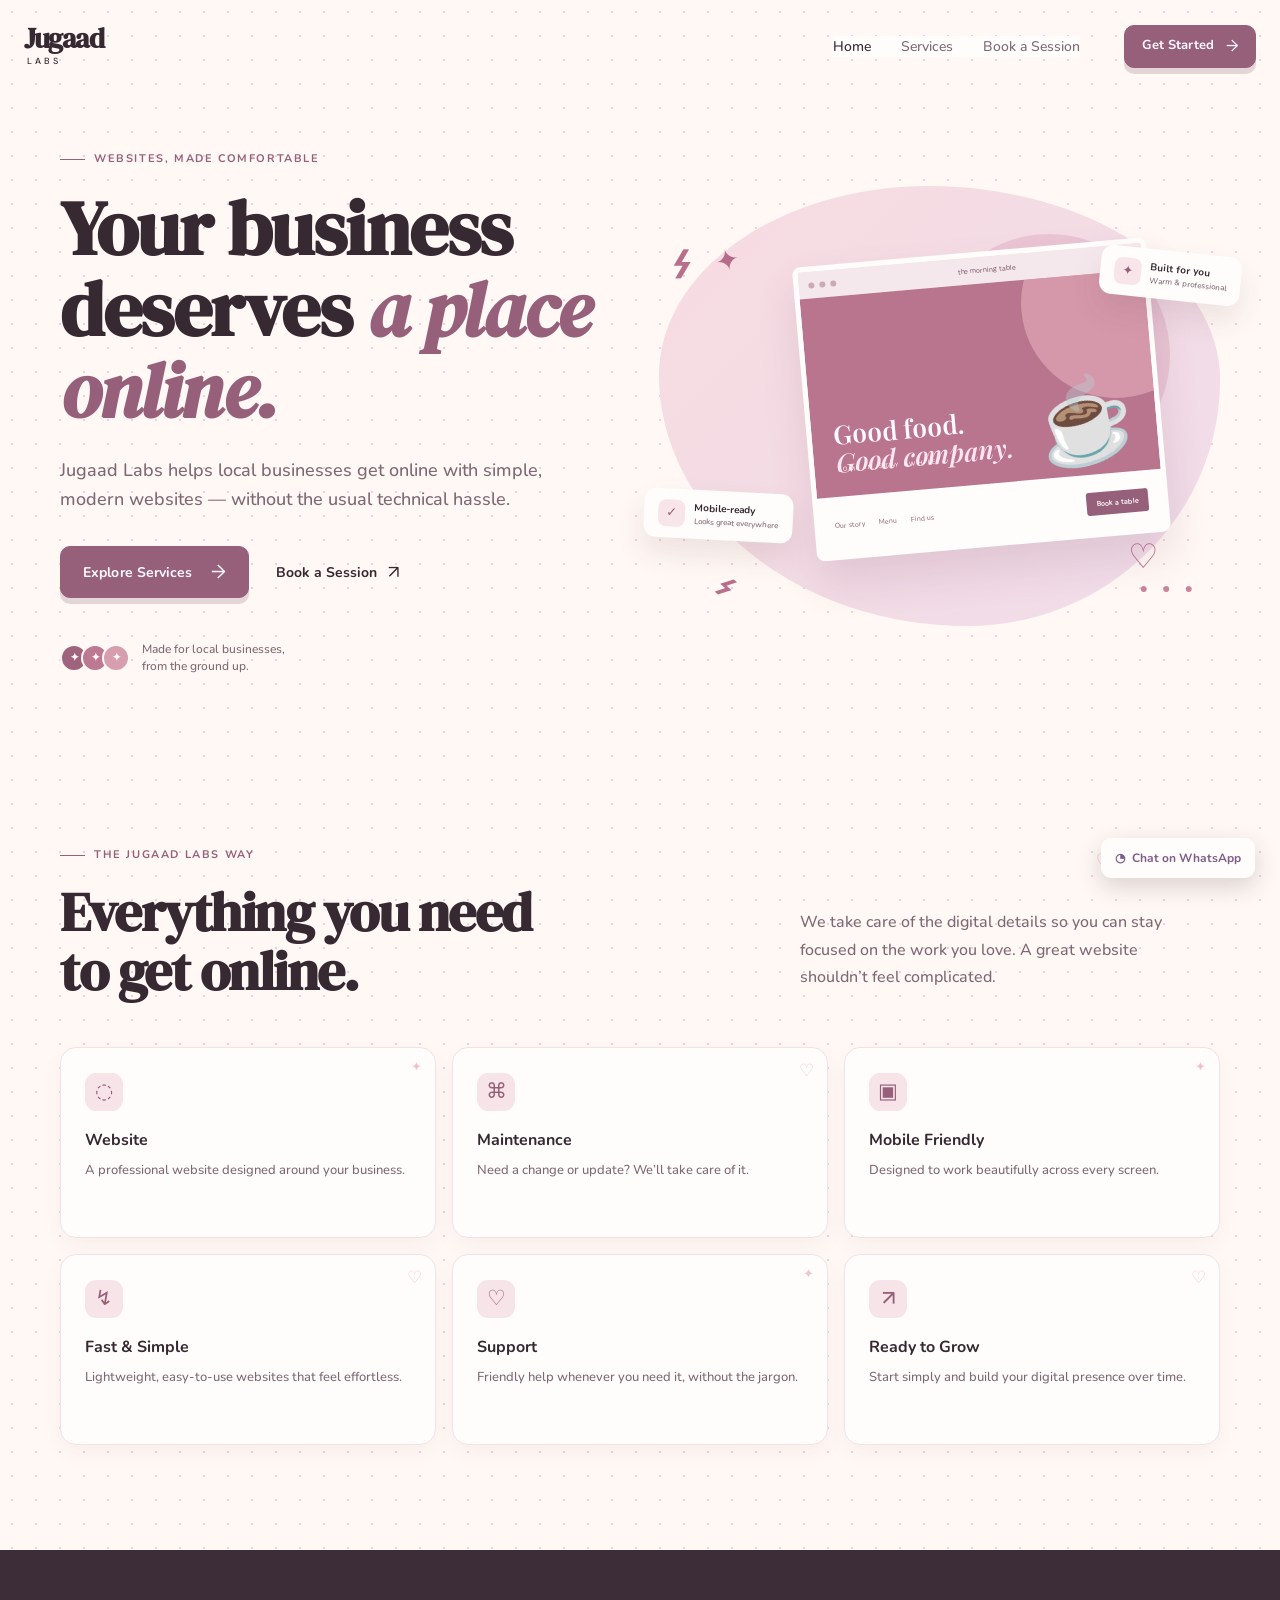
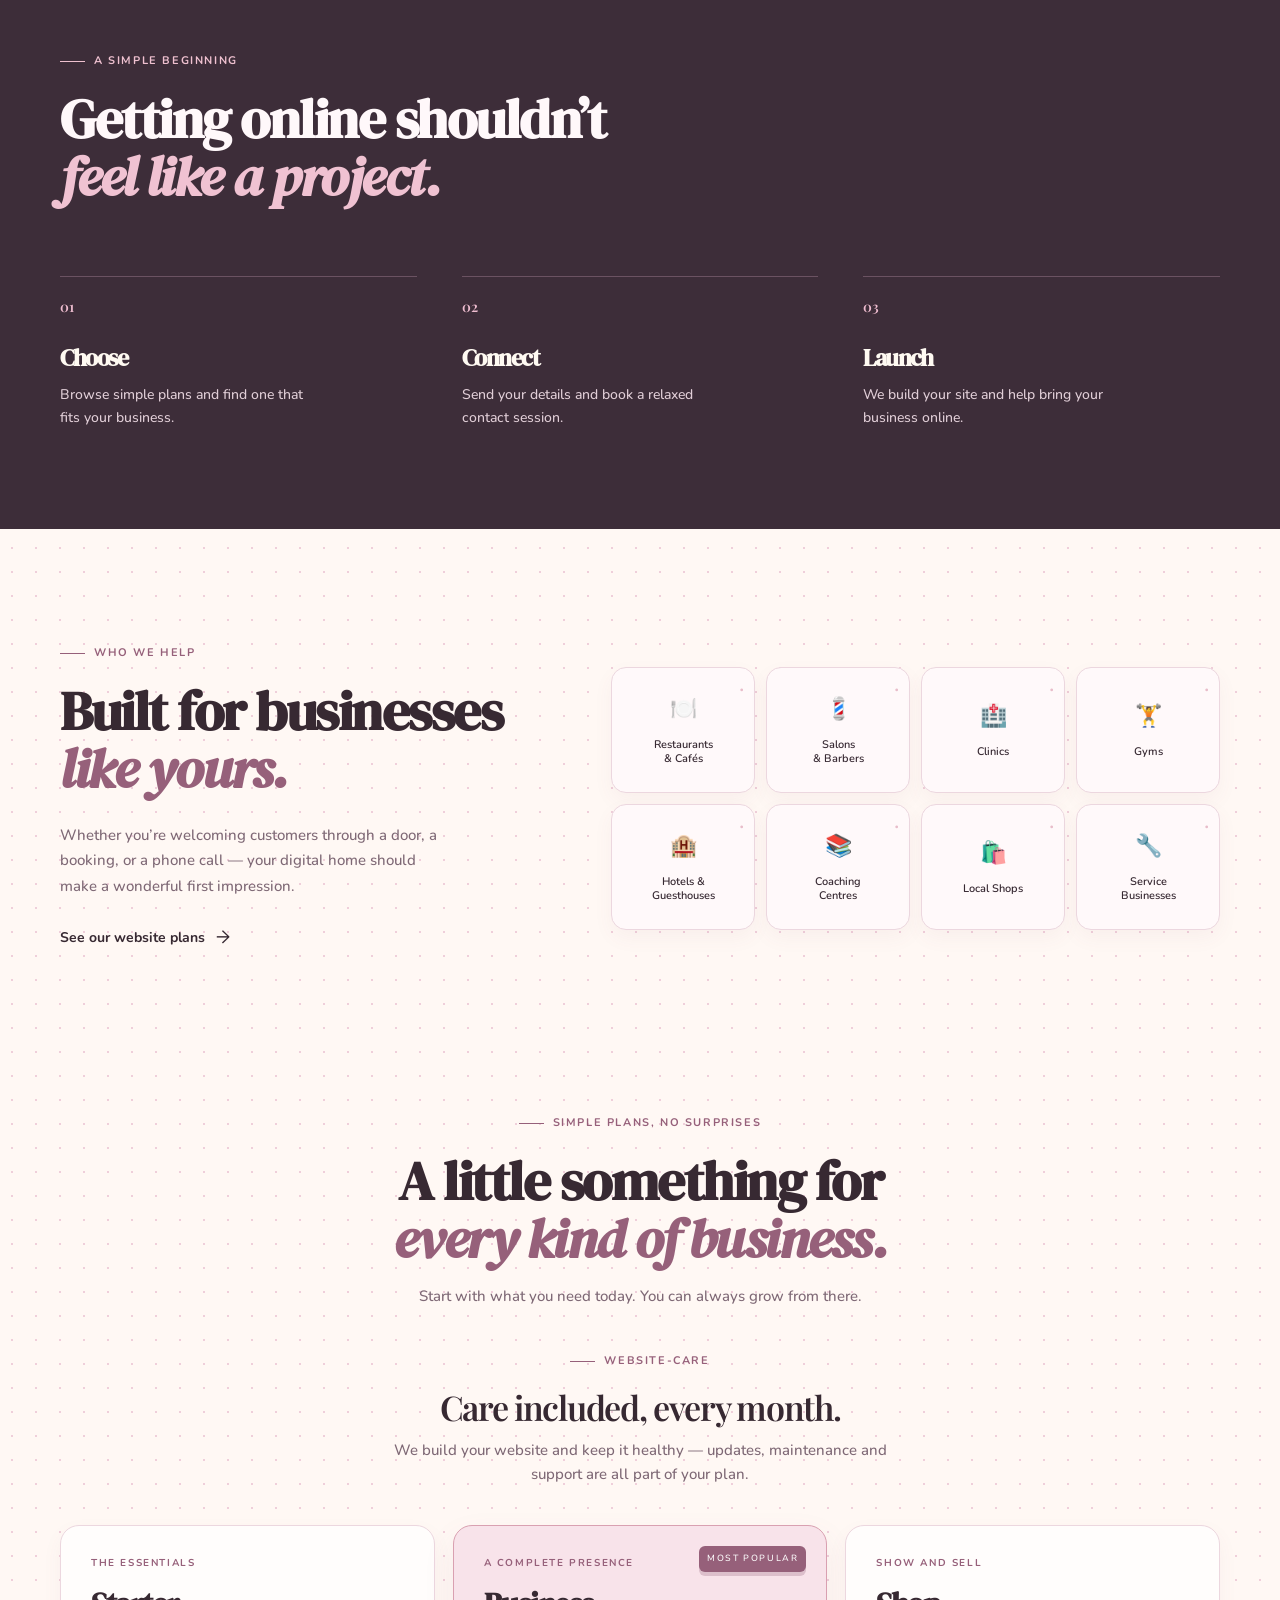
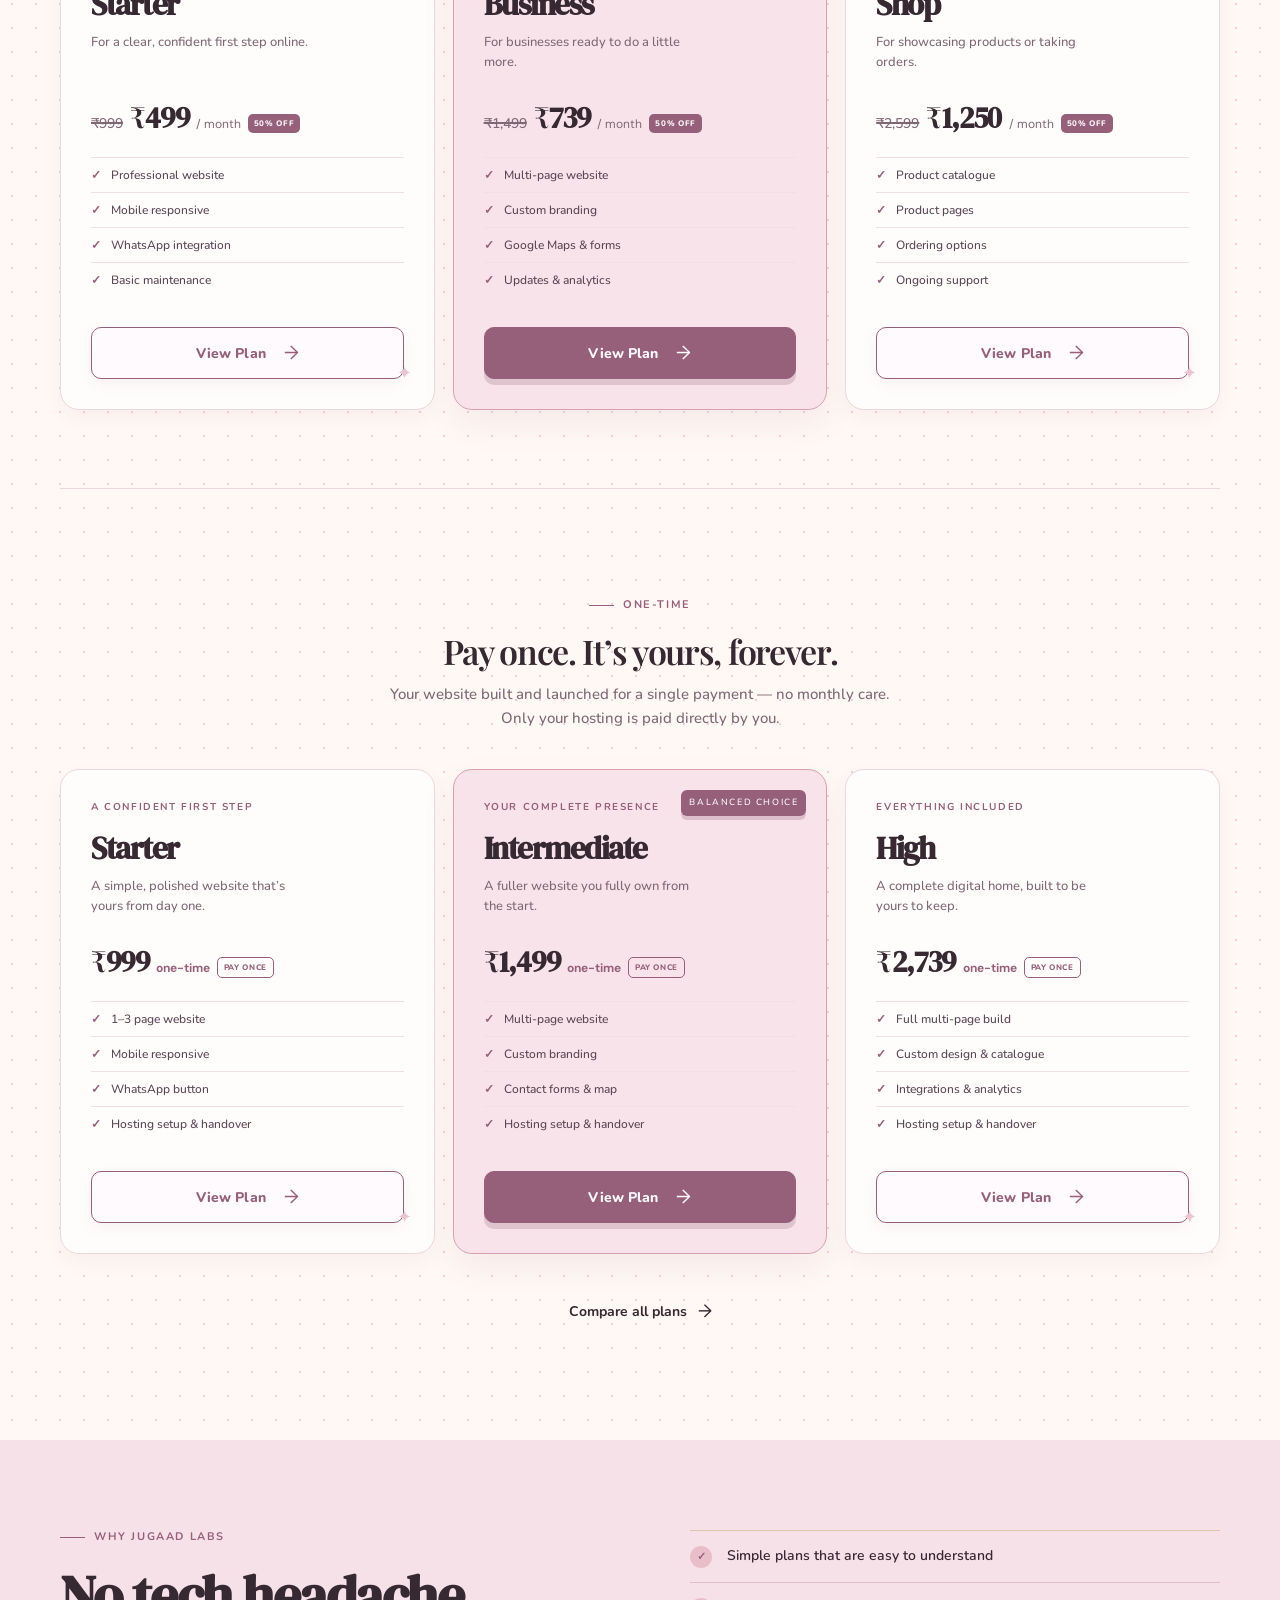
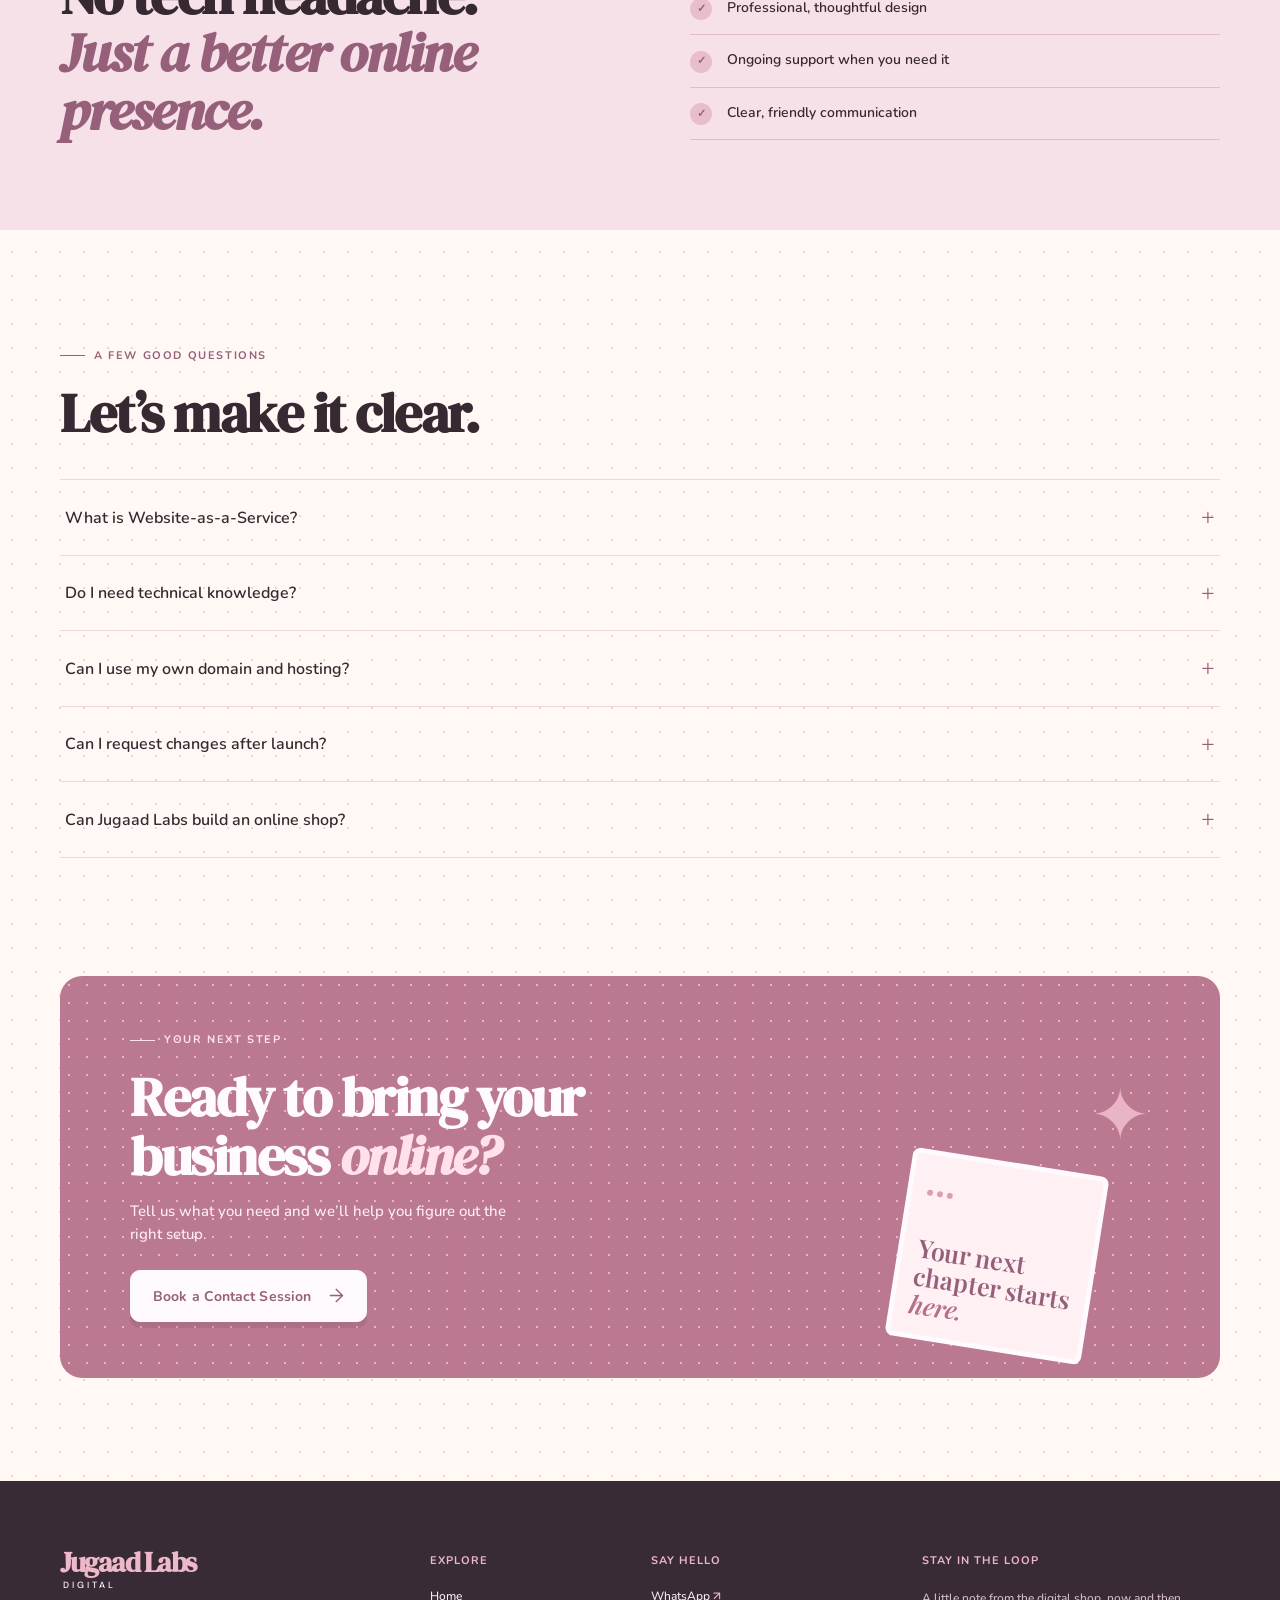
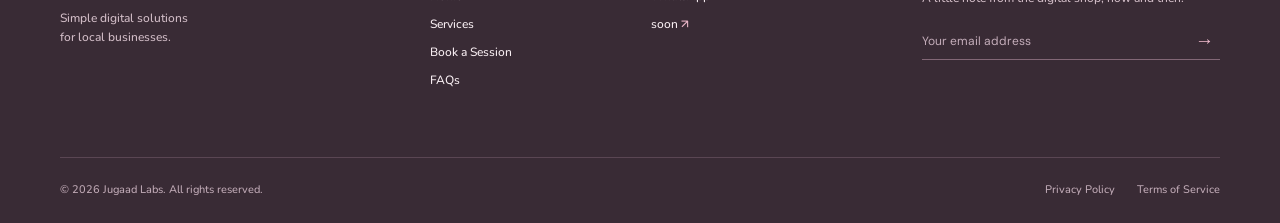
<file: index.html>
<!doctype html>
<html lang="en">
  <head>
    <meta charset="UTF-8" />
    <meta name="viewport" content="width=device-width, initial-scale=1.0" />
    <meta name="description" content="Jugaad Labs makes professional websites simple for local businesses." />
    <title>Jugaad Labs — Simple websites for local businesses</title>
    <link rel="preconnect" href="https://fonts.googleapis.com" />
    <link rel="preconnect" href="https://fonts.gstatic.com" crossorigin />
    <link href="https://fonts.googleapis.com/css2?family=DM+Sans:wght@400;500;600;700&family=Playfair+Display:wght@600;700&display=swap" rel="stylesheet" />
    <link rel="stylesheet" href="styles.css" />
    <link rel="stylesheet" href="theme.css" />
    <link rel="stylesheet" href="cute.css" />
    <link rel="stylesheet" href="pricing.css" />
  </head>
  <body>
    <header class="site-header">
      <a class="brand" href="index.html" aria-label="Jugaad Labs home"><span>Jugaad</span><small>Labs</small></a>
      <button class="menu-button" aria-label="Open navigation" aria-expanded="false"><i></i><i></i></button>
      <nav class="site-nav" aria-label="Main navigation">
        <a class="active" href="index.html">Home</a><a href="services.html">Services</a><a href="booking.html">Book a Session</a>
      </nav>
      <a class="button button-small header-cta" href="booking.html">Get Started <span>→</span></a>
    </header>

    <main>
      <section class="hero section-shell">
        <div class="hero-copy">
          <p class="eyebrow"><span></span> Websites, made comfortable</p>
          <h1>Your business deserves <em>a place online.</em></h1>
          <p class="hero-text">Jugaad Labs helps local businesses get online with simple, modern websites — without the usual technical hassle.</p>
          <div class="button-row"><a class="button" href="services.html">Explore Services <span>→</span></a><a class="text-link" href="booking.html">Book a Session <span>↗</span></a></div>
          <div class="trust-line"><span class="tiny-avatars"><b>✦</b><b>✦</b><b>✦</b></span><span>Made for local businesses,<br />from the ground up.</span></div>
        </div>
        <div class="hero-art" aria-label="A warm website mockup for a local cafe">
          <div class="sun-disc"></div><div class="squiggle s-one">⌁</div><div class="squiggle s-two">⌁</div>
          <div class="browser-card">
            <div class="browser-top"><span></span><span></span><span></span><i>the morning table</i></div>
            <div class="browser-cover"><div><p>Good food.<br /><i>Good company.</i></p><small>COME IN, STAY AWHILE</small></div><b>☕</b></div>
            <div class="browser-bottom"><span>Our story</span><span>Menu</span><span>Find us</span><button>Book a table</button></div>
          </div>
          <div class="float-card float-card-left"><span>✓</span><div><strong>Mobile-ready</strong><small>Looks great everywhere</small></div></div>
          <div class="float-card float-card-right"><span>✦</span><div><strong>Built for you</strong><small>Warm &amp; professional</small></div></div>
          <div class="dots">● ● ●</div>
        </div>
      </section>

      <section class="intro-section section-shell">
        <div><p class="eyebrow"><span></span> The Jugaad Labs way</p><h2>Everything you need<br />to get online.</h2></div>
        <p>We take care of the digital details so you can stay focused on the work you love. A great website shouldn’t feel complicated.</p>
      </section>
      <section class="features section-shell">
        <article><span class="icon-bubble">◌</span><h3>Website</h3><p>A professional website designed around your business.</p></article>
        <article><span class="icon-bubble">⌘</span><h3>Maintenance</h3><p>Need a change or update? We’ll take care of it.</p></article>
        <article><span class="icon-bubble">▣</span><h3>Mobile Friendly</h3><p>Designed to work beautifully across every screen.</p></article>
        <article><span class="icon-bubble">↯</span><h3>Fast &amp; Simple</h3><p>Lightweight, easy-to-use websites that feel effortless.</p></article>
        <article><span class="icon-bubble">♡</span><h3>Support</h3><p>Friendly help whenever you need it, without the jargon.</p></article>
        <article><span class="icon-bubble">↗</span><h3>Ready to Grow</h3><p>Start simply and build your digital presence over time.</p></article>
      </section>

      <section class="process-wrap"><div class="section-shell process">
        <div class="section-heading"><p class="eyebrow"><span></span> A simple beginning</p><h2>Getting online shouldn’t<br /><em>feel like a project.</em></h2></div>
        <div class="process-steps"><article><span>01</span><h3>Choose</h3><p>Browse simple plans and find one that fits your business.</p></article><article><span>02</span><h3>Connect</h3><p>Send your details and book a relaxed contact session.</p></article><article><span>03</span><h3>Launch</h3><p>We build your site and help bring your business online.</p></article></div>
      </div></section>

      <section class="audience section-shell"><div class="audience-copy"><p class="eyebrow"><span></span> Who we help</p><h2>Built for businesses<br /><em>like yours.</em></h2><p>Whether you’re welcoming customers through a door, a booking, or a phone call — your digital home should make a wonderful first impression.</p><a class="text-link" href="services.html">See our website plans <span>→</span></a></div><div class="business-grid"><div>🍽️<span>Restaurants<br />&amp; Cafés</span></div><div>💈<span>Salons<br />&amp; Barbers</span></div><div>🏥<span>Clinics</span></div><div>🏋️<span>Gyms</span></div><div>🏨<span>Hotels &amp;<br />Guesthouses</span></div><div>📚<span>Coaching<br />Centres</span></div><div>🛍️<span>Local Shops</span></div><div>🔧<span>Service<br />Businesses</span></div></div></section>

      <section class="plans-preview section-shell"><div class="section-heading centered"><p class="eyebrow"><span></span> Simple plans, no surprises</p><h2>A little something for<br /><em>every kind of business.</em></h2><p>Start with what you need today. You can always grow from there.</p></div>
    <div class="plan-category">
      <div class="category-heading centered"><p class="eyebrow"><span></span> Website-Care</p><h3>Care included, every month.</h3><p>We build your website and keep it healthy — updates, maintenance and support are all part of your plan.</p></div>
      <div class="plan-grid">
        <article class="plan-card" data-plan-key="starter"><div><p class="plan-label">The essentials</p><h3>Starter</h3><p>For a clear, confident first step online.</p></div><p class="price">₹XXX <small>/ month</small></p><ul><li>Professional website</li><li>Mobile responsive</li><li>WhatsApp integration</li><li>Basic maintenance</li></ul><a class="button button-outline choose-plan" data-plan="Starter" href="booking.html?plan=Starter">View Plan <span>→</span></a></article>
        <article class="plan-card featured" data-plan-key="business"><p class="recommended">Most popular</p><div><p class="plan-label">A complete presence</p><h3>Business</h3><p>For businesses ready to do a little more.</p></div><p class="price">₹XXX <small>/ month</small></p><ul><li>Multi-page website</li><li>Custom branding</li><li>Google Maps &amp; forms</li><li>Updates &amp; analytics</li></ul><a class="button choose-plan" data-plan="Business" href="booking.html?plan=Business">View Plan <span>→</span></a></article>
        <article class="plan-card" data-plan-key="shop"><div><p class="plan-label">Show and sell</p><h3>Shop</h3><p>For showcasing products or taking orders.</p></div><p class="price">₹XXX <small>/ month</small></p><ul><li>Product catalogue</li><li>Product pages</li><li>Ordering options</li><li>Ongoing support</li></ul><a class="button button-outline choose-plan" data-plan="Shop" href="booking.html?plan=Shop">View Plan <span>→</span></a></article>
      </div>
    </div>
    <div class="plan-category">
      <div class="category-heading centered"><p class="eyebrow"><span></span> One-Time</p><h3>Pay once. It’s yours, forever.</h3><p>Your website built and launched for a single payment — no monthly care. Only your hosting is paid directly by you.</p></div>
      <div class="plan-grid">
        <article class="plan-card one-time" data-plan-key="one-time-starter"><div><p class="plan-label">A confident first step</p><h3>Starter</h3><p>A simple, polished website that’s yours from day one.</p></div><p class="price">₹XXX <small>one-time</small></p><ul><li>1–3 page website</li><li>Mobile responsive</li><li>WhatsApp button</li><li>Hosting setup &amp; handover</li></ul><a class="button button-outline choose-plan" data-plan="One-Time Starter" href="booking.html?plan=One-Time%20Starter">View Plan <span>→</span></a></article>
        <article class="plan-card one-time featured" data-plan-key="one-time-intermediate"><p class="recommended">Balanced choice</p><div><p class="plan-label">Your complete presence</p><h3>Intermediate</h3><p>A fuller website you fully own from the start.</p></div><p class="price">₹XXX <small>one-time</small></p><ul><li>Multi-page website</li><li>Custom branding</li><li>Contact forms &amp; map</li><li>Hosting setup &amp; handover</li></ul><a class="button choose-plan" data-plan="One-Time Intermediate" href="booking.html?plan=One-Time%20Intermediate">View Plan <span>→</span></a></article>
        <article class="plan-card one-time" data-plan-key="one-time-high"><div><p class="plan-label">Everything included</p><h3>High</h3><p>A complete digital home, built to be yours to keep.</p></div><p class="price">₹XXX <small>one-time</small></p><ul><li>Full multi-page build</li><li>Custom design &amp; catalogue</li><li>Integrations &amp; analytics</li><li>Hosting setup &amp; handover</li></ul><a class="button button-outline choose-plan" data-plan="One-Time High" href="booking.html?plan=One-Time%20High">View Plan <span>→</span></a></article>
      </div>
    </div>
    <div class="centered"><a class="text-link" href="services.html">Compare all plans <span>→</span></a></div></section>

      <section class="why-section"><div class="section-shell why-content"><div><p class="eyebrow"><span></span> Why Jugaad Labs</p><h2>No tech headache.<br /><em>Just a better online presence.</em></h2></div><ul><li><span>✓</span> Simple plans that are easy to understand</li><li><span>✓</span> Professional, thoughtful design</li><li><span>✓</span> Ongoing support when you need it</li><li><span>✓</span> Clear, friendly communication</li></ul></div></section>

      <section class="faq section-shell" id="faqs"><div class="section-heading"><p class="eyebrow"><span></span> A few good questions</p><h2>Let’s make it clear.</h2></div><div class="accordion"><details><summary>What is Website-as-a-Service?<span>+</span></summary><p>Website-as-a-Service, or WaaS, is a simple way to get a professional website without managing everything yourself. Jugaad Labs handles the website and ongoing support while you focus on your business.</p></details><details><summary>Do I need technical knowledge?<span>+</span></summary><p>No. Jugaad Labs is designed for business owners who don’t want to deal with technical setup. We’ll guide you through the process and handle the technical side.</p></details><details><summary>Can I use my own domain and hosting?<span>+</span></summary><p>Yes. We can work with your existing setup or help you get everything configured from scratch. The exact arrangement depends on your selected plan.</p></details><details><summary>Can I request changes after launch?<span>+</span></summary><p>Yes. Website updates and maintenance can be included depending on your selected plan. We’ll make the type and amount of updates clear before you begin.</p></details><details><summary>Can Jugaad Labs build an online shop?<span>+</span></summary><p>Yes. The Shop plan is for businesses that want to showcase products or offer ordering and e-commerce functionality. The exact features depend on your package.</p></details></div></section>

      <section class="cta section-shell"><div><p class="eyebrow"><span></span> Your next step</p><h2>Ready to bring your<br />business <em>online?</em></h2><p>Tell us what you need and we’ll help you figure out the right setup.</p><a class="button" href="booking.html">Book a Contact Session <span>→</span></a></div><div class="cta-art"><span>✦</span><div class="mini-window"><i></i><i></i><i></i><b>Your next<br />chapter starts<br /><em>here.</em></b></div></div></section>
    </main>
    <footer class="footer"><div class="footer-top section-shell"><div><a class="brand" href="index.html"><span>Jugaad Labs</span><small>Digital</small></a><p>Simple digital solutions<br />for local businesses.</p></div><div><h4>Explore</h4><a href="index.html">Home</a><a href="services.html">Services</a><a href="booking.html">Book a Session</a><a href="#faqs">FAQs</a></div><div><h4>Say hello</h4><a href="#">WhatsApp <span>↗</span></a><a href="mailto:hello@arcline.example">soon <span>↗</span></a></div><div><h4>Stay in the loop</h4><p>A little note from the digital shop, now and then.</p><form class="email-form"><input aria-label="Email address" placeholder="Your email address" type="email" /><button aria-label="Subscribe">→</button></form></div></div><div class="footer-bottom section-shell"><span>© 2026 Jugaad Labs. All rights reserved.</span><div><a href="#">Privacy Policy</a><a href="#">Terms of Service</a></div></div></footer>
    <a class="whatsapp" href="#" aria-label="Chat with Jugaad Labs on WhatsApp">◔ <span>Chat on WhatsApp</span></a>
    <script src="app.js"></script>
  </body>
</html>
</file>
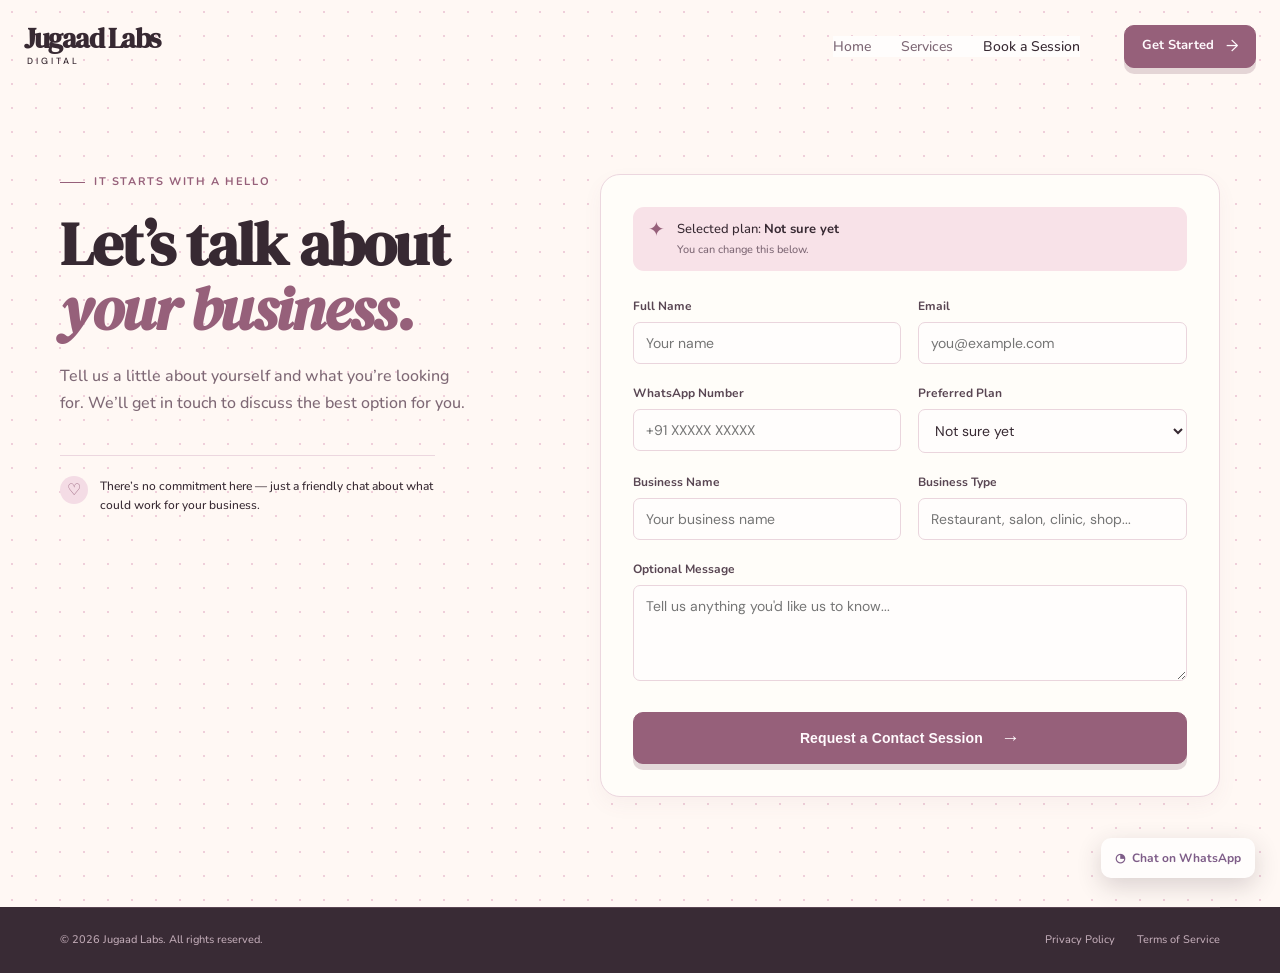
<file: booking.html>
<!doctype html><html lang="en"><head><meta charset="UTF-8"/><meta name="viewport" content="width=device-width,initial-scale=1.0"/><meta name="description" content="Book a contact session with Jugaad Labs."/><title>Book a Session — Jugaad Labs</title><link rel="preconnect" href="https://fonts.googleapis.com"/><link rel="preconnect" href="https://fonts.gstatic.com" crossorigin/><link href="https://fonts.googleapis.com/css2?family=DM+Sans:wght@400;500;600;700&family=Playfair+Display:wght@600;700&display=swap" rel="stylesheet"/><link rel="stylesheet" href="styles.css"/><link rel="stylesheet" href="theme.css"/><link rel="stylesheet" href="cute.css"/><link rel="stylesheet" href="pricing.css"/></head><body>
<header class="site-header"><a class="brand" href="index.html"><span>Jugaad Labs</span><small>Digital</small></a><button class="menu-button" aria-label="Open navigation" aria-expanded="false"><i></i><i></i></button><nav class="site-nav" aria-label="Main navigation"><a href="index.html">Home</a><a href="services.html">Services</a><a class="active" href="booking.html">Book a Session</a></nav><a class="button button-small header-cta" href="booking.html">Get Started <span>→</span></a></header>
<main class="booking-main section-shell"><section class="booking-intro"><p class="eyebrow"><span></span> It starts with a hello</p><h1>Let’s talk about<br /><em>your business.</em></h1><p>Tell us a little about yourself and what you’re looking for. We’ll get in touch to discuss the best option for you.</p><div class="booking-side-note"><span>♡</span><p>There’s no commitment here — just a friendly chat about what could work for your business.</p></div></section><section class="booking-form-card"><div class="selected-plan" aria-live="polite"><span>✦</span><p>Selected plan: <strong id="chosen-plan">Not sure yet</strong><small>You can change this below.</small></p></div><form id="booking-form"><div class="form-grid"><label>Full Name<input name="name" placeholder="Your name" required autocomplete="name" /></label><label>Email<input name="email" placeholder="you@example.com" required type="email" autocomplete="email" /></label><label>WhatsApp Number<input name="whatsapp" placeholder="+91 XXXXX XXXXX" required type="tel" autocomplete="tel" /></label><label>Preferred Plan<select name="plan" id="plan-select"><option>Starter</option><option>Business</option><option>Shop</option><option>One-Time Starter</option><option>One-Time Intermediate</option><option>One-Time High</option><option selected>Not sure yet</option></select></label><label>Business Name<input name="business" placeholder="Your business name" required /></label><label>Business Type<input name="type" placeholder="Restaurant, salon, clinic, shop..." required /></label><label class="full-field">Optional Message<textarea name="message" placeholder="Tell us anything you'd like us to know..." rows="4"></textarea></label></div><button class="button form-submit" type="submit">Request a Contact Session <span>→</span></button></form><div class="confirmation" hidden><span>✦</span><h2>You’re all set! 🎉</h2><p>We’ve received your request and will get in touch with you soon.</p><a class="text-link" href="index.html">Back to home <span>→</span></a></div></section></main>
<footer class="footer"><div class="footer-bottom section-shell"><span>© 2026 Jugaad Labs. All rights reserved.</span><div><a href="#">Privacy Policy</a><a href="#">Terms of Service</a></div></div></footer><a class="whatsapp" href="#" aria-label="Chat with Jugaad Labs on WhatsApp">◔ <span>Chat on WhatsApp</span></a><script src="app.js"></script></body></html>
</file>
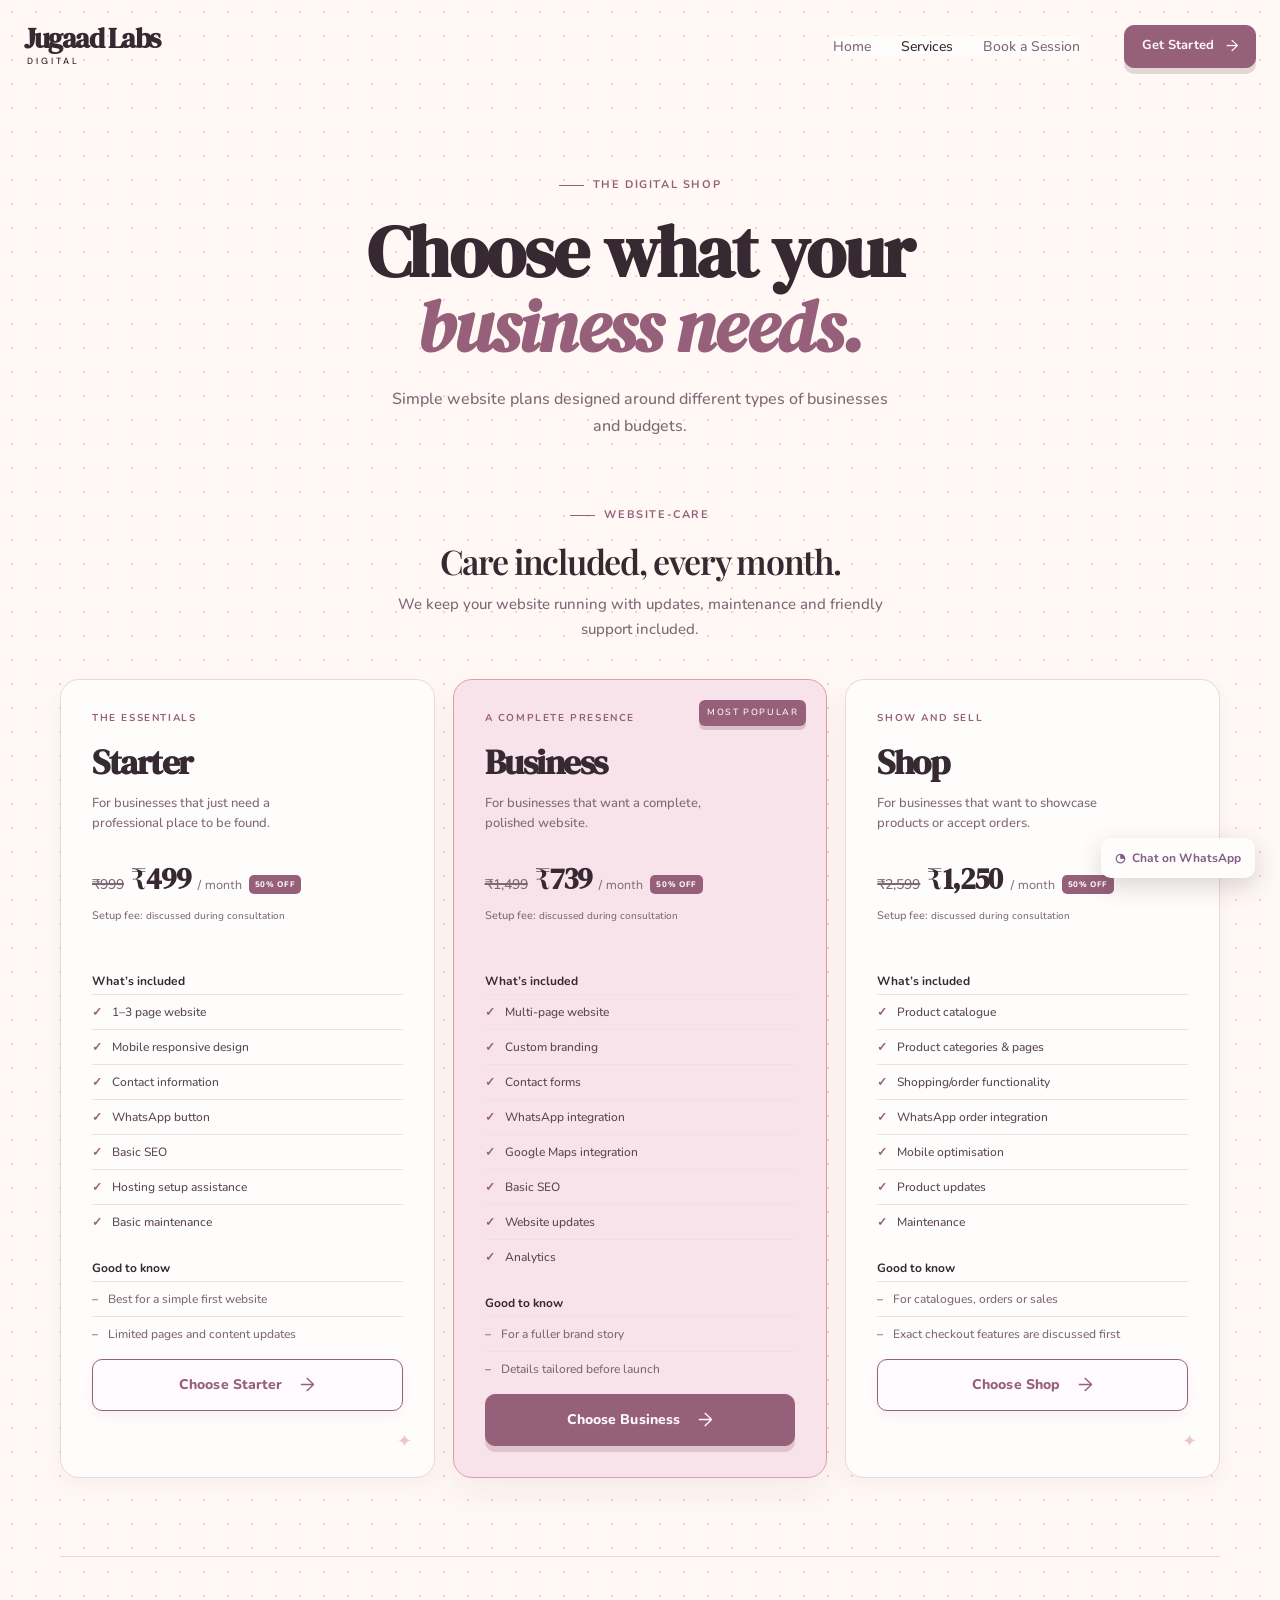
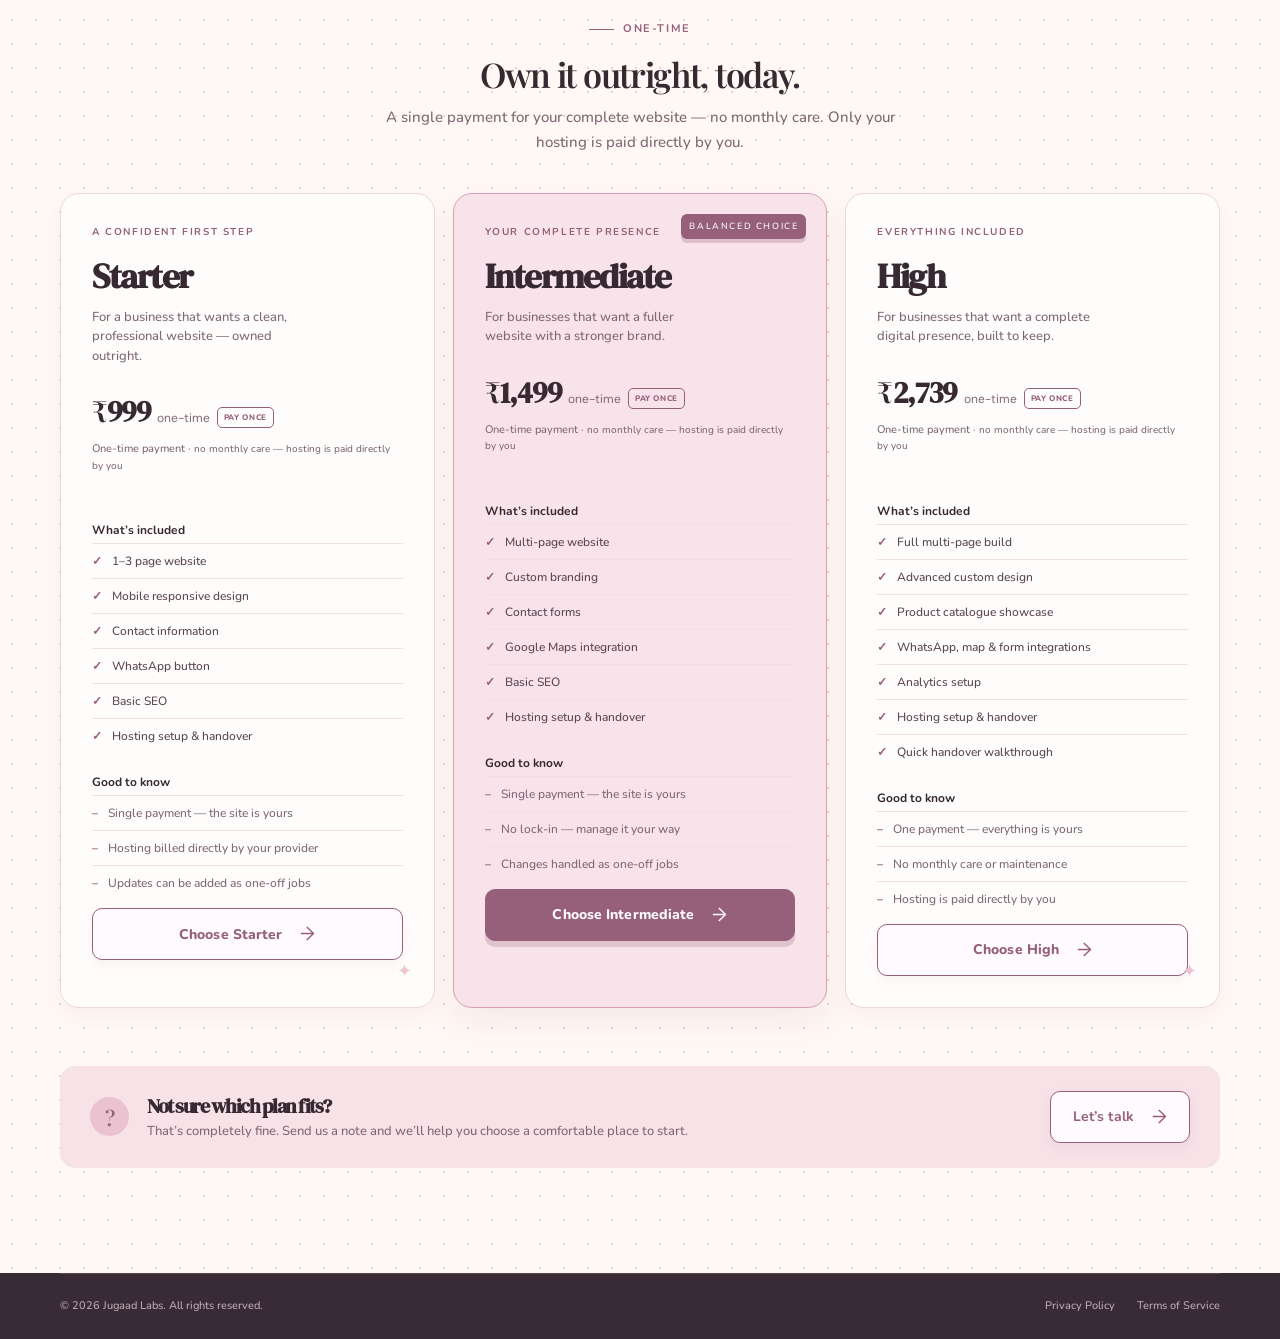
<file: services.html>
<!doctype html><html lang="en"><head><meta charset="UTF-8"/><meta name="viewport" content="width=device-width,initial-scale=1.0"/><meta name="description" content="Browse Jugaad Labs website plans."/><title>Services — Jugaad Labs</title><link rel="preconnect" href="https://fonts.googleapis.com"/><link rel="preconnect" href="https://fonts.gstatic.com" crossorigin/><link href="https://fonts.googleapis.com/css2?family=DM+Sans:wght@400;500;600;700&family=Playfair+Display:wght@600;700&display=swap" rel="stylesheet"/><link rel="stylesheet" href="styles.css"/><link rel="stylesheet" href="theme.css"/><link rel="stylesheet" href="cute.css"/><link rel="stylesheet" href="pricing.css"/></head><body>
<header class="site-header"><a class="brand" href="index.html"><span>Jugaad Labs</span><small>Digital</small></a><button class="menu-button" aria-label="Open navigation" aria-expanded="false"><i></i><i></i></button><nav class="site-nav" aria-label="Main navigation"><a href="index.html">Home</a><a class="active" href="services.html">Services</a><a href="booking.html">Book a Session</a></nav><a class="button button-small header-cta" href="booking.html">Get Started <span>→</span></a></header>
<main><section class="page-hero section-shell"><p class="eyebrow"><span></span> The digital shop</p><h1>Choose what your<br /><em>business needs.</em></h1><p>Simple website plans designed around different types of businesses and budgets.</p></section>
<section class="all-plans section-shell"><div class="plan-category"><div class="category-heading centered"><p class="eyebrow"><span></span> Website-Care</p><h3>Care included, every month.</h3><p>We keep your website running with updates, maintenance and friendly support included.</p></div><div class="plan-grid"><article class="plan-card plan-detailed" data-plan-key="starter"><div><p class="plan-label">The essentials</p><h2>Starter</h2><p>For businesses that just need a professional place to be found.</p></div><p class="price">₹XXX <small>/ month</small></p><p class="setup">Setup fee: ₹XXX <small>(placeholder)</small></p><div class="plan-details"><div><h4>What’s included</h4><ul><li>1–3 page website</li><li>Mobile responsive design</li><li>Contact information</li><li>WhatsApp button</li><li>Basic SEO</li><li>Hosting setup assistance</li><li>Basic maintenance</li></ul></div><div><h4>Good to know</h4><ul class="muted-list"><li>Best for a simple first website</li><li>Limited pages and content updates</li></ul></div></div><a class="button button-outline choose-plan" data-plan="Starter" href="booking.html?plan=Starter">Choose Starter <span>→</span></a></article>
<article class="plan-card plan-detailed featured" data-plan-key="business"><p class="recommended">Most popular</p><div><p class="plan-label">A complete presence</p><h2>Business</h2><p>For businesses that want a complete, polished website.</p></div><p class="price">₹XXX <small>/ month</small></p><p class="setup">Setup fee: ₹XXX <small>(placeholder)</small></p><div class="plan-details"><div><h4>What’s included</h4><ul><li>Multi-page website</li><li>Custom branding</li><li>Contact forms</li><li>WhatsApp integration</li><li>Google Maps integration</li><li>Basic SEO</li><li>Website updates</li><li>Analytics</li></ul></div><div><h4>Good to know</h4><ul class="muted-list"><li>For a fuller brand story</li><li>Details tailored before launch</li></ul></div></div><a class="button choose-plan" data-plan="Business" href="booking.html?plan=Business">Choose Business <span>→</span></a></article>
<article class="plan-card plan-detailed" data-plan-key="shop"><div><p class="plan-label">Show and sell</p><h2>Shop</h2><p>For businesses that want to showcase products or accept orders.</p></div><p class="price">₹XXX <small>/ month</small></p><p class="setup">Setup fee: ₹XXX <small>(placeholder)</small></p><div class="plan-details"><div><h4>What’s included</h4><ul><li>Product catalogue</li><li>Product categories &amp; pages</li><li>Shopping/order functionality</li><li>WhatsApp order integration</li><li>Mobile optimisation</li><li>Product updates</li><li>Maintenance</li></ul></div><div><h4>Good to know</h4><ul class="muted-list"><li>For catalogues, orders or sales</li><li>Exact checkout features are discussed first</li></ul></div></div><a class="button button-outline choose-plan" data-plan="Shop" href="booking.html?plan=Shop">Choose Shop <span>→</span></a></article></div></div><div class="plan-category"><div class="category-heading centered"><p class="eyebrow"><span></span> One-Time</p><h3>Own it outright, today.</h3><p>A single payment for your complete website — no monthly care. Only your hosting is paid directly by you.</p></div><div class="plan-grid"><article class="plan-card plan-detailed" data-plan-key="one-time-starter"><div><p class="plan-label">A confident first step</p><h2>Starter</h2><p>For a business that wants a clean, professional website — owned outright.</p></div><p class="price">₹XXX <small>one-time</small></p><p class="setup">One-time build · <small>no monthly care — hosting is paid directly by you</small></p><div class="plan-details"><div><h4>What’s included</h4><ul><li>1–3 page website</li><li>Mobile responsive design</li><li>Contact information</li><li>WhatsApp button</li><li>Basic SEO</li><li>Hosting setup &amp; handover</li></ul></div><div><h4>Good to know</h4><ul class="muted-list"><li>Single payment — the site is yours</li><li>Hosting billed directly by your provider</li><li>Updates can be added as one-off jobs</li></ul></div></div><a class="button button-outline choose-plan" data-plan="One-Time Starter" href="booking.html?plan=One-Time%20Starter">Choose Starter <span>→</span></a></article>
<article class="plan-card plan-detailed featured" data-plan-key="one-time-intermediate"><p class="recommended">Balanced choice</p><div><p class="plan-label">Your complete presence</p><h2>Intermediate</h2><p>For businesses that want a fuller website with a stronger brand.</p></div><p class="price">₹XXX <small>one-time</small></p><p class="setup">One-time build · <small>no monthly care — hosting is paid directly by you</small></p><div class="plan-details"><div><h4>What’s included</h4><ul><li>Multi-page website</li><li>Custom branding</li><li>Contact forms</li><li>Google Maps integration</li><li>Basic SEO</li><li>Hosting setup &amp; handover</li></ul></div><div><h4>Good to know</h4><ul class="muted-list"><li>Single payment — the site is yours</li><li>No lock-in — manage it your way</li><li>Changes handled as one-off jobs</li></ul></div></div><a class="button choose-plan" data-plan="One-Time Intermediate" href="booking.html?plan=One-Time%20Intermediate">Choose Intermediate <span>→</span></a></article>
<article class="plan-card plan-detailed" data-plan-key="one-time-high"><div><p class="plan-label">Everything included</p><h2>High</h2><p>For businesses that want a complete digital presence, built to keep.</p></div><p class="price">₹XXX <small>one-time</small></p><p class="setup">One-time build · <small>no monthly care — hosting is paid directly by you</small></p><div class="plan-details"><div><h4>What’s included</h4><ul><li>Full multi-page build</li><li>Advanced custom design</li><li>Product catalogue showcase</li><li>WhatsApp, map &amp; form integrations</li><li>Analytics setup</li><li>Hosting setup &amp; handover</li><li>Quick handover walkthrough</li></ul></div><div><h4>Good to know</h4><ul class="muted-list"><li>One payment — everything is yours</li><li>No monthly care or maintenance</li><li>Hosting is paid directly by you</li></ul></div></div><a class="button button-outline choose-plan" data-plan="One-Time High" href="booking.html?plan=One-Time%20High">Choose High <span>→</span></a></article></div></div></section>
<section class="soft-note section-shell"><span>?</span><div><h3>Not sure which plan fits?</h3><p>That’s completely fine. Send us a note and we’ll help you choose a comfortable place to start.</p></div><a class="button button-outline" href="booking.html?plan=Not%20sure%20yet">Let’s talk <span>→</span></a></section></main>
<footer class="footer"><div class="footer-bottom section-shell"><span>© 2026 Jugaad Labs. All rights reserved.</span><div><a href="#">Privacy Policy</a><a href="#">Terms of Service</a></div></div></footer><a class="whatsapp" href="#" aria-label="Chat with Jugaad Labs on WhatsApp">◔ <span>Chat on WhatsApp</span></a><script src="app.js"></script></body></html>
</file>
<file: styles.css>
:root{--cream:#fff8ec;--paper:#fffdf8;--beige:#f3e8d5;--caramel:#8b5e3c;--espresso:#29221d;--muted:#74685d;--peach:#d99a72;--line:#e9d9c3;--serif:'Playfair Display',Georgia,serif;--sans:'DM Sans',Arial,sans-serif}*{box-sizing:border-box}html{scroll-behavior:smooth}body{margin:0;background:var(--cream);color:var(--espresso);font-family:var(--sans);font-size:16px;line-height:1.5}.section-shell{width:min(1160px,calc(100% - 48px));margin-inline:auto}.site-header{width:min(1256px,calc(100% - 48px));margin:0 auto;height:92px;display:flex;align-items:center;gap:42px}.brand{display:inline-flex;flex-direction:column;color:var(--espresso);text-decoration:none;line-height:.8;min-width:105px}.brand span{font-family:var(--serif);font-size:28px;font-weight:700;letter-spacing:-1.6px}.brand small{font-family:var(--sans);font-size:9px;letter-spacing:3px;text-transform:uppercase;margin:9px 0 0 3px}.site-nav{display:flex;align-items:center;gap:30px;margin-left:auto}.site-nav a{color:var(--muted);text-decoration:none;font-size:14px;font-weight:500;transition:color .2s}.site-nav a:hover,.site-nav a.active{color:var(--espresso)}.header-cta{margin-left:2px}.menu-button{display:none;border:0;background:none;padding:9px;cursor:pointer}.menu-button i{display:block;width:22px;height:1.5px;background:var(--espresso);margin:5px}.button{border:1px solid var(--caramel);background:var(--caramel);color:#fffdf8;min-height:52px;border-radius:10px;display:inline-flex;align-items:center;justify-content:center;gap:18px;padding:0 22px;text-decoration:none;font-size:14px;font-weight:700;letter-spacing:.1px;transition:transform .2s,background .2s,box-shadow .2s;cursor:pointer}.button:hover{background:#75492b;transform:translateY(-2px);box-shadow:0 8px 18px #8b5e3c29}.button span{font-size:19px;font-weight:400}.button-small{min-height:43px;padding:0 17px;font-size:13px;gap:12px}.button-small span{font-size:16px}.button-outline{color:var(--caramel);background:transparent}.button-outline:hover{background:var(--beige);box-shadow:none}.text-link{display:inline-flex;gap:11px;align-items:center;color:var(--espresso);text-decoration:none;font-size:14px;font-weight:700;transition:gap .2s}.text-link:hover{gap:15px}.text-link span{font-size:18px;font-weight:400}.eyebrow{display:flex;align-items:center;gap:9px;color:var(--caramel);font-size:11px;letter-spacing:1.4px;font-weight:700;text-transform:uppercase;margin:0 0 20px}.eyebrow span{width:25px;height:1px;background:var(--caramel)}h1,h2,h3,h4,p{margin-top:0}h1,h2{font-family:var(--serif);font-weight:600;letter-spacing:-2.7px;line-height:1.06}h1{font-size:clamp(48px,6vw,78px)}h2{font-size:clamp(36px,4.3vw,56px)}h1 em,h2 em{font-weight:600;color:var(--caramel)}.hero{min-height:650px;display:grid;grid-template-columns:1fr 1.03fr;align-items:center;gap:54px;padding:44px 0 85px}.hero-copy{padding-top:15px}.hero h1{max-width:600px;margin-bottom:24px}.hero-text{color:var(--muted);font-size:18px;max-width:485px;line-height:1.65;margin-bottom:31px}.button-row{display:flex;align-items:center;gap:27px}.trust-line{display:flex;align-items:center;gap:12px;margin-top:43px;color:var(--muted);font-size:12px;line-height:1.45}.tiny-avatars{display:flex}.tiny-avatars b{display:grid;place-items:center;color:#fff8ec;background:#b97455;width:28px;height:28px;border-radius:50%;border:2px solid var(--cream);font-size:11px;margin-left:-7px}.tiny-avatars b:first-child{margin-left:0;background:#9b6e4c}.tiny-avatars b:last-child{background:#c99a70}.hero-art{height:440px;position:relative;background:linear-gradient(135deg,#f1d7b5,#f5e5ce);border-radius:48% 52% 45% 55% / 43% 44% 56% 57%;overflow:visible}.sun-disc{width:242px;height:242px;background:#e5b178;border-radius:50%;position:absolute;right:50px;top:48px;opacity:.42}.browser-card{position:absolute;background:#fffdf8;box-shadow:0 22px 40px #835e3b24;border:5px solid #fffdf8;transform:rotate(-5deg);width:355px;right:61px;top:66px;border-radius:8px;overflow:hidden;z-index:2}.browser-top{height:27px;background:#f2e9dc;display:flex;align-items:center;gap:5px;padding:0 10px}.browser-top span{width:6px;height:6px;border-radius:50%;background:#bd9f83}.browser-top i{font:500 7px var(--sans);margin:auto;color:#8c7560}.browser-cover{height:200px;background:#b66e47;display:flex;align-items:flex-end;justify-content:space-between;padding:21px 22px;color:#fffaf0;position:relative;overflow:hidden}.browser-cover:after{content:'';width:190px;height:190px;background:#dfa069;border-radius:50%;position:absolute;right:-65px;top:-64px;opacity:.75}.browser-cover p{font:600 26px/1.05 var(--serif);z-index:1;margin:0}.browser-cover p i{color:#ffe2bf}.browser-cover small{position:absolute;bottom:22px;left:23px;font-size:6px;letter-spacing:1.4px;z-index:1}.browser-cover b{font-size:80px;transform:rotate(-12deg);z-index:1;line-height:.8}.browser-bottom{height:58px;display:flex;align-items:center;padding:0 15px;gap:14px;color:#8d735c;font-size:7px}.browser-bottom button{border:0;background:#8b5e3c;color:#fff;border-radius:3px;font:600 7px var(--sans);padding:7px 10px;margin-left:auto}.float-card{position:absolute;z-index:4;background:#fffdf8;box-shadow:0 15px 30px #593b211c;border-radius:12px;padding:11px 14px;display:flex;gap:9px;align-items:center}.float-card span{width:27px;height:27px;border-radius:8px;background:#f8ead9;display:grid;place-items:center;color:var(--caramel);font-size:13px}.float-card strong,.float-card small{display:block}.float-card strong{font-size:10px}.float-card small{font-size:8px;color:var(--muted)}.float-card-left{left:-15px;bottom:86px;transform:rotate(3deg)}.float-card-right{right:-21px;top:65px;transform:rotate(6deg)}.dots{position:absolute;color:#b87955;font-size:14px;letter-spacing:5px;right:22px;bottom:27px}.squiggle{position:absolute;font-family:var(--serif);color:#b3714e;font-size:60px;transform:rotate(90deg);line-height:1}.s-one{left:12px;top:48px}.s-two{bottom:20px;left:50px;transform:rotate(-48deg);font-size:45px}.intro-section{padding:86px 0 47px;display:grid;grid-template-columns:1.25fr .75fr;align-items:end;gap:40px}.intro-section h2{margin-bottom:0}.intro-section>p{color:var(--muted);font-size:16px;line-height:1.7;max-width:390px;margin-bottom:9px}.features{display:grid;grid-template-columns:repeat(3,1fr);gap:16px;padding-bottom:105px}.features article{background:var(--paper);border:1px solid #f1e5d6;border-radius:16px;padding:25px 24px 24px;min-height:191px;transition:transform .25s,box-shadow .25s}.features article:hover{transform:translateY(-4px);box-shadow:0 14px 25px #593b2110}.icon-bubble{height:38px;width:38px;border-radius:11px;background:#f6e8d7;color:var(--caramel);display:grid;place-items:center;font-size:21px}.features h3{font-size:16px;margin:17px 0 8px}.features p{font-size:13px;color:var(--muted);line-height:1.55;margin:0}.process-wrap{background:#3e3027;color:#fffaf2}.process{padding:103px 0 100px}.process .eyebrow{color:#e7bd94}.process .eyebrow span{background:#e7bd94}.process h2{margin:0;color:#fffaf2}.process h2 em{color:#e9bb8d}.process-steps{display:grid;grid-template-columns:repeat(3,1fr);gap:45px;margin-top:70px}.process-steps article{border-top:1px solid #6b584a;padding-top:18px}.process-steps span{font:600 14px var(--serif);color:#e8b589}.process-steps h3{font:600 24px var(--serif);margin:22px 0 9px}.process-steps p{font-size:14px;color:#d8c9bd;max-width:245px;margin:0;line-height:1.65}.audience{display:grid;grid-template-columns:.86fr 1.14fr;gap:92px;padding-top:116px;padding-bottom:120px;align-items:center}.audience h2{margin-bottom:24px}.audience-copy>p:not(.eyebrow){color:var(--muted);font-size:15px;line-height:1.7;max-width:395px;margin-bottom:25px}.business-grid{display:grid;grid-template-columns:repeat(4,1fr);gap:11px}.business-grid div{height:126px;border:1px solid var(--line);border-radius:15px;background:#fffaf1;display:flex;flex-direction:column;align-items:center;justify-content:center;gap:12px;font-size:22px;text-align:center;transition:background .2s,transform .2s}.business-grid div:hover{background:#f5e5cf;transform:translateY(-3px)}.business-grid span{font-size:11px;line-height:1.28;font-weight:600}.plans-preview{padding-bottom:115px}.section-heading h2{margin-bottom:16px}.section-heading>p:not(.eyebrow){color:var(--muted);max-width:480px;font-size:15px;line-height:1.65}.centered{text-align:center}.centered .eyebrow{justify-content:center}.centered>p:not(.eyebrow){margin:0 auto}.plan-grid{display:grid;grid-template-columns:repeat(3,1fr);gap:18px;margin:48px 0 29px;align-items:stretch}.plan-card{background:#fffdf9;border:1px solid var(--line);border-radius:19px;padding:30px;display:flex;flex-direction:column;position:relative}.plan-card.featured{background:#f4e5cf;border-color:#d5a575;box-shadow:0 14px 32px #8b5e3c12}.recommended{position:absolute!important;right:20px;top:20px;background:var(--caramel);color:#fff;font-size:9px!important;text-transform:uppercase;letter-spacing:1px;border-radius:6px;padding:6px 8px}.plan-label{text-transform:uppercase;color:var(--caramel);font-size:10px;letter-spacing:1px;font-weight:700;margin-bottom:12px}.plan-card h3,.plan-card h2{font:600 31px var(--serif);letter-spacing:-1.1px;margin-bottom:8px}.plan-card h2{font-size:35px}.plan-card div>p:not(.plan-label){font-size:13px;color:var(--muted);line-height:1.5;min-height:39px;margin-bottom:25px;max-width:225px}.price{font:600 29px var(--serif);letter-spacing:-.8px;margin-bottom:19px}.price small{font:400 12px var(--sans);letter-spacing:0;color:var(--muted)}.plan-card ul{padding:0;margin:0 0 30px;list-style:none;flex:1}.plan-card li{padding:8px 0;border-top:1px solid #eee1d2;font-size:12px;color:#51443a}.plan-card li:before{content:'✓';color:var(--caramel);font-weight:bold;margin-right:10px}.why-section{background:#f1e3cf}.why-content{padding-top:89px;padding-bottom:89px;display:grid;grid-template-columns:1fr 1fr;gap:100px;align-items:center}.why-content h2{margin-bottom:0}.why-content ul{padding:0;margin:0;list-style:none}.why-content li{border-bottom:1px solid #dcc5a9;padding:14px 0;font-size:14px;font-weight:600}.why-content li:first-child{border-top:1px solid #dcc5a9}.why-content li span{display:inline-grid;place-items:center;width:22px;height:22px;background:#dfba95;color:var(--caramel);border-radius:50%;margin-right:11px;font-size:11px}.faq{padding:118px 0}.faq .section-heading{margin-bottom:37px}.accordion{border-top:1px solid var(--line)}.accordion details{border-bottom:1px solid var(--line);padding:0 5px}.accordion summary{cursor:pointer;list-style:none;font-size:16px;font-weight:600;padding:20px 0;display:flex;justify-content:space-between;align-items:center}.accordion summary::-webkit-details-marker{display:none}.accordion summary span{font-size:23px;font-weight:300;color:var(--caramel);transition:transform .2s}.accordion details[open] summary span{transform:rotate(45deg)}.accordion details p{color:var(--muted);font-size:14px;line-height:1.7;max-width:760px;margin:0 0 21px}.cta{background:#c57f59;min-height:360px;border-radius:22px;margin-bottom:103px;color:#fffaf2;padding:56px 70px;display:flex;justify-content:space-between;align-items:center;overflow:hidden}.cta .eyebrow{color:#ffe0bc}.cta .eyebrow span{background:#ffe0bc}.cta h2{color:#fffaf2;margin-bottom:15px}.cta h2 em{color:#ffe1bd}.cta>div>p:not(.eyebrow){font-size:15px;color:#fff0dc;max-width:410px;margin-bottom:25px}.cta .button{background:#fffaf2;color:var(--caramel);border-color:#fffaf2}.cta .button:hover{background:#fff0df}.cta-art{position:relative;width:300px;height:230px}.cta-art>span{position:absolute;font-size:72px;right:0;top:0;color:#e5ae85}.mini-window{position:absolute;bottom:-59px;right:54px;width:198px;height:190px;background:#fff3df;border:5px solid #fffaf2;border-radius:8px;transform:rotate(9deg);padding:24px 15px;color:var(--caramel)}.mini-window i{display:inline-block;width:6px;height:6px;margin-right:4px;border-radius:50%;background:#d5a27d}.mini-window b{display:block;font:600 25px/1.12 var(--serif);margin-top:32px}.mini-window em{color:#bf7552}.footer{background:#352b25;color:#fdf2e4}.footer-top{padding:70px 0 58px;display:grid;grid-template-columns:1.35fr .75fr .95fr 1.2fr;gap:35px}.footer .brand{color:#fff8ec}.footer>div p{color:#cbbdb0;font-size:12px;line-height:1.65;margin:19px 0 0}.footer h4{color:#e7b98d;margin:2px 0 17px;font-size:11px;letter-spacing:1px;text-transform:uppercase}.footer-top>div:not(:first-child) a{display:block;color:#f8efe5;text-decoration:none;font-size:12px;margin:10px 0}.footer-top a span{color:#e7b98d}.email-form{display:flex;border-bottom:1px solid #806957;margin-top:15px}.email-form input{background:none;border:0;color:#fff;min-width:0;width:100%;padding:10px 0;font:12px var(--sans);outline:none}.email-form input::placeholder{color:#bcaea3}.email-form button{border:0;background:none;color:#e7b98d;font-size:19px;cursor:pointer}.footer-bottom{border-top:1px solid #57483d;min-height:66px;display:flex;justify-content:space-between;align-items:center;color:#b8a99b;font-size:11px}.footer-bottom div{display:flex;gap:22px}.footer-bottom a{color:#b8a99b;text-decoration:none}.whatsapp{position:fixed;right:25px;bottom:22px;z-index:6;border-radius:10px;background:#fffdf9;box-shadow:0 8px 25px #352b2530;color:#4c7e57;text-decoration:none;font-size:12px;font-weight:700;padding:11px 14px;display:flex;align-items:center;gap:7px}.whatsapp:first-letter{font-size:18px}.page-hero{text-align:center;padding:85px 0 68px}.page-hero .eyebrow{justify-content:center}.page-hero h1{font-size:clamp(45px,5.6vw,72px);margin-bottom:21px}.page-hero>p:not(.eyebrow){color:var(--muted);font-size:16px;max-width:520px;margin:0 auto;line-height:1.65}.all-plans{display:grid;grid-template-columns:repeat(3,1fr);gap:18px;padding-bottom:58px}.plan-detailed{padding:31px}.setup{font-size:11px!important;color:var(--muted);margin:-10px 0 27px}.setup small{font-size:10px}.plan-details{display:block!important}.plan-details h4{font-size:12px;margin:20px 0 4px}.plan-detailed .plan-details ul{margin-bottom:8px}.muted-list li{color:var(--muted)!important}.muted-list li:before{content:'–'!important}.soft-note{background:#f2e4d1;border-radius:15px;padding:25px 30px;margin-bottom:105px;display:flex;align-items:center;gap:18px}.soft-note>span{width:39px;height:39px;border-radius:50%;display:grid;place-items:center;background:#ddbb98;color:var(--caramel);font:600 21px var(--serif)}.soft-note div{flex:1}.soft-note h3{font:600 20px var(--serif);margin:0 0 2px}.soft-note p{color:var(--muted);font-size:13px;margin:0}.booking-main{display:grid;grid-template-columns:.83fr 1.17fr;gap:100px;padding-top:82px;padding-bottom:110px}.booking-intro h1{font-size:clamp(45px,4.8vw,64px);margin-bottom:22px}.booking-intro>p:not(.eyebrow){font-size:16px;color:var(--muted);line-height:1.7;max-width:410px}.booking-side-note{display:flex;align-items:flex-start;gap:12px;margin-top:38px;max-width:375px;border-top:1px solid var(--line);padding-top:20px}.booking-side-note span{background:#f3dfc8;color:var(--caramel);border-radius:50%;width:28px;height:28px;display:grid;place-items:center;flex:none}.booking-side-note p{font-size:12px!important;line-height:1.55!important;margin:1px 0!important}.booking-form-card{background:#fffdf9;border:1px solid var(--line);border-radius:20px;padding:32px}.selected-plan{display:flex;gap:12px;background:#f4e5d1;border-radius:11px;padding:13px 15px;align-items:flex-start;margin-bottom:26px}.selected-plan>span{color:var(--caramel);font-size:20px;line-height:1}.selected-plan p{margin:0;font-size:13px}.selected-plan strong{font-weight:700}.selected-plan small{display:block;color:var(--muted);font-size:11px;margin-top:2px}.form-grid{display:grid;grid-template-columns:1fr 1fr;gap:20px 17px}.form-grid label{display:block;font-size:12px;font-weight:700;color:#51443a}.form-grid input,.form-grid select,.form-grid textarea{border:1px solid #e5d7c6;border-radius:7px;background:#fffdf9;color:var(--espresso);font:14px var(--sans);outline:0;width:100%;padding:11px 12px;margin-top:7px;transition:border .2s,box-shadow .2s}.form-grid input:focus,.form-grid select:focus,.form-grid textarea:focus{border-color:var(--caramel);box-shadow:0 0 0 3px #8b5e3c13}.form-grid textarea{resize:vertical}.full-field{grid-column:1/-1}.form-submit{width:100%;margin-top:26px}.confirmation{text-align:center;padding:37px 10px 25px}.confirmation>span{font-size:36px;color:var(--caramel)}.confirmation h2{font-size:36px;margin:10px 0 8px}.confirmation p{font-size:14px;color:var(--muted);margin-bottom:25px}
@media(max-width:800px){.site-header{height:76px;width:min(100% - 32px,1160px);gap:10px}.brand span{font-size:24px}.header-cta{display:none}.menu-button{display:block;margin-left:auto;z-index:8}.site-nav{display:none;position:absolute;z-index:7;top:66px;right:16px;left:16px;background:#fffdf9;border:1px solid var(--line);border-radius:13px;padding:12px;box-shadow:0 16px 25px #4f32181c}.site-nav.open{display:grid;gap:2px}.site-nav a{padding:12px 14px;border-radius:8px}.site-nav a.active,.site-nav a:hover{background:#f4e5d1}.hero{grid-template-columns:1fr;padding:35px 0 62px;gap:37px;min-height:auto}.hero-copy{padding:0}.hero h1{max-width:520px}.hero-text{font-size:16px}.hero-art{height:340px;width:min(100%,520px);margin:auto}.browser-card{width:270px;right:calc(50% - 135px);top:54px}.browser-cover{height:155px}.browser-cover p{font-size:20px}.browser-cover b{font-size:61px}.browser-bottom{height:48px;gap:8px}.float-card-left{left:0;bottom:42px}.float-card-right{right:-1px;top:34px}.intro-section{padding:61px 0 35px;grid-template-columns:1fr;gap:17px}.intro-section>p{margin:0}.features{grid-template-columns:repeat(2,1fr);padding-bottom:65px}.features article{min-height:174px;padding:20px}.process{padding:68px 0}.process-steps{gap:25px;margin-top:46px}.audience{grid-template-columns:1fr;gap:39px;padding:70px 0}.business-grid{max-width:580px}.plans-preview{padding-bottom:70px}.plan-grid,.all-plans{grid-template-columns:1fr;max-width:460px;margin-left:auto;margin-right:auto}.plan-grid{margin-top:35px}.plan-card{padding:27px}.why-content{grid-template-columns:1fr;gap:34px;padding:65px 0}.faq{padding:72px 0}.cta{border-radius:17px;margin-bottom:68px;padding:44px 32px;min-height:310px}.cta-art{display:none}.footer-top{grid-template-columns:1.2fr 1fr;gap:36px;padding:53px 0 38px}.footer-top>div:last-child{grid-column:span 2}.footer-bottom{padding:18px 0;min-height:auto;gap:14px;align-items:flex-start;flex-direction:column}.booking-main{grid-template-columns:1fr;gap:40px;padding-top:54px;padding-bottom:70px}.booking-intro>p:not(.eyebrow){max-width:560px}.booking-side-note{margin-top:25px}.booking-form-card{padding:24px}.page-hero{padding:58px 0 49px}.soft-note{margin-bottom:68px}.whatsapp span{display:none}.whatsapp{right:17px;bottom:17px;width:43px;height:43px;border-radius:50%;padding:0;justify-content:center;font-size:20px}}
@media(max-width:500px){.section-shell{width:calc(100% - 32px)}h1{letter-spacing:-2px}.hero{padding-top:26px}.button-row{gap:18px}.trust-line{margin-top:32px}.hero-art{height:286px;border-radius:45%}.browser-card{transform:rotate(-4deg) scale(.82);transform-origin:center top;top:47px}.float-card{padding:9px 10px}.float-card-right{top:21px;right:-7px}.float-card-left{bottom:23px;left:-7px}.squiggle{display:none}.features{gap:10px}.features article{border-radius:13px;min-height:160px;padding:17px 15px}.features h3{font-size:14px;margin-top:13px}.features p{font-size:11px}.icon-bubble{height:33px;width:33px;font-size:18px}.process-steps{grid-template-columns:1fr;gap:23px}.process-steps article{padding-top:13px}.process-steps h3{margin:9px 0 3px;font-size:21px}.process-steps p{font-size:13px}.business-grid{grid-template-columns:repeat(2,1fr)}.business-grid div{height:105px}.plan-grid,.all-plans{max-width:none}.plan-card h3{font-size:29px}.cta{padding:39px 25px}.soft-note{padding:22px;align-items:flex-start;flex-wrap:wrap}.soft-note .button{width:100%;margin-top:2px}.footer-top{grid-template-columns:1fr 1fr;gap:28px}.footer-top>div:first-child{grid-column:span 2}.form-grid{grid-template-columns:1fr;gap:16px}.full-field{grid-column:auto}.booking-form-card{padding:19px}.selected-plan{margin-bottom:20px}.page-hero h1{font-size:46px}.plan-detailed .plan-details{display:grid!important;grid-template-columns:1fr 1fr;gap:14px}.plan-detailed .plan-details h4{margin-top:12px}.plan-detailed .plan-details li{font-size:11px}.plan-detailed .plan-details ul{margin-bottom:5px}.why-content li{font-size:13px}}
</file>
<file: theme.css>
/* Soft blush, peach, and muted-plum palette */
:root{--cream:#fff8f4;--paper:#fffdfc;--beige:#f7e5ea;--caramel:#96607a;--espresso:#372932;--muted:#7e6875;--peach:#e7afaa;--line:#ecd7df}
.button{color:#fffafd}.button:hover{background:#7e4664;box-shadow:0 8px 18px #96607a2b}.tiny-avatars b{color:#fff8f4;background:#bd7892}.tiny-avatars b:first-child{background:#9f637d}.tiny-avatars b:last-child{background:#d69eae}.hero-art{background:linear-gradient(135deg,#f7dce1,#f0dce9)}.sun-disc{background:#dca5ba}.browser-card{background:#fffdfc;border-color:#fffdfc;box-shadow:0 22px 40px #74435e24}.browser-top{background:#f5e8ec}.browser-top span{background:#cba9b7}.browser-top i{color:#8d6d7c}.browser-cover{background:#b8758d;color:#fffafd}.browser-cover:after{background:#dfa4b5}.browser-cover p i{color:#ffe5ed}.browser-bottom{color:#92707e}.browser-bottom button{background:#96607a}.float-card{background:#fffdfc;box-shadow:0 15px 30px #593b421c}.float-card span{background:#f8e5e9}.dots{color:#c8849d}.squiggle{color:#b76f8c}.features article{border-color:#f0e2e6}.features article:hover{box-shadow:0 14px 25px #593b4210}.icon-bubble{background:#f7e4e9}.process-wrap{background:#3d2d39}.process .eyebrow{color:#efc1d0}.process .eyebrow span{background:#efc1d0}.process h2{color:#fff8fa}.process h2 em{color:#f0c2d2}.process-steps article{border-color:#6b5262}.process-steps span{color:#efbdd0}.process-steps p{color:#e1ced7}.business-grid div{background:#fff9fa}.business-grid div:hover{background:#f8e4e9}.plan-card{background:#fffdfc}.plan-card.featured{background:#f8e3ea;border-color:#d9a0b1;box-shadow:0 14px 32px #96607a16}.plan-card li{border-color:#f0e0e5;color:#594653}.why-section{background:#f7e1e8}.why-content li{border-color:#dfbdca}.why-content li span{background:#e9becb}.cta{background:#ba7891;color:#fffafd}.cta .eyebrow{color:#ffe0eb}.cta .eyebrow span{background:#ffe0eb}.cta h2{color:#fffafd}.cta h2 em{color:#ffe0eb}.cta>div>p:not(.eyebrow){color:#fff0f5}.cta .button{background:#fffafd;color:#96607a;border-color:#fffafd}.cta .button:hover{background:#fff0f5}.cta-art>span{color:#e9b4c4}.mini-window{background:#fff0f4;border-color:#fffafd;color:#96607a}.mini-window i{background:#d8a0b1}.mini-window em{color:#b66f8b}.footer{background:#392b35;color:#fff5f8}.footer .brand{color:#fff8fb}.footer>div p{color:#d2bdc7}.footer h4,.footer-top a span,.email-form button{color:#edb8ca}.footer-top>div:not(:first-child) a{color:#f9eff3}.email-form{border-color:#826776}.email-form input::placeholder{color:#c4adba}.footer-bottom{border-color:#5a4653;color:#c0aab6}.footer-bottom a{color:#c0aab6}.whatsapp{background:#fffdfc;box-shadow:0 8px 25px #392b3530;color:#7e5d88}.soft-note{background:#f7e2e8}.soft-note>span{background:#ebc2cf}.booking-side-note span{background:#f4dce5}.selected-plan{background:#f8e2e8}.form-grid label{color:#594653}.form-grid input,.form-grid select,.form-grid textarea{border-color:#ead5dd;background:#fffdfc}.form-grid input:focus,.form-grid select:focus,.form-grid textarea:focus{box-shadow:0 0 0 3px #96607a18}.site-nav{background:#fffdfc}@media(max-width:800px){.site-nav a.active,.site-nav a:hover{background:#f7e2e8}}
</file>
<file: cute.css>
@import url('https://fonts.googleapis.com/css2?family=DM+Serif+Display:ital@0;1&family=Nunito:wght@400;500;600;700;800&display=swap');

/* Typography with a softer, friendlier character */
body{font-family:'Nunito',var(--sans);font-weight:500;background-image:radial-gradient(#efcfda 1px,transparent 1px);background-size:24px 24px}
h1,h2,.brand span,.plan-card h2,.plan-card h3,.price,.process-steps h3,.soft-note h3,.confirmation h2{font-family:'DM Serif Display',var(--serif);letter-spacing:-1.5px}
h1 em,h2 em{font-style:italic}.eyebrow,.plan-label,.recommended{letter-spacing:1.6px}

/* Keep every call to action visible before hover */
.button.button-outline{background:#fffafd;color:var(--caramel);border:1.5px solid var(--caramel);box-shadow:0 5px 14px #96607a14}
.button.button-outline:hover{background:#f8e1e8;color:#7e4664;border-color:#7e4664}.plan-card .button{font-family:'Nunito',var(--sans);font-weight:800}.button{box-shadow:0 6px 0 #79465f33}.button:hover{box-shadow:0 9px 0 #79465f2b}

/* Small cheerful details */
.hero-art:before{content:'✦';position:absolute;left:10%;top:12%;z-index:5;color:#b56c8b;font-size:29px;transform:rotate(-14deg)}
.hero-art:after{content:'♡';position:absolute;right:11%;bottom:12%;z-index:5;color:#b56c8b;font:34px/1 'DM Serif Display',serif}
.features article{position:relative;overflow:hidden}.features article:after{content:'✦';position:absolute;right:13px;top:10px;color:#efc4d1;font-size:13px}.features article:nth-child(2n):after{content:'♡';font-size:17px}.business-grid div{position:relative;overflow:hidden}.business-grid div:after{content:'·';position:absolute;right:10px;top:4px;color:#e8bdca;font-size:23px}.plan-card:not(.featured):after{content:'✦';position:absolute;right:22px;bottom:22px;color:#edc5d1;font-size:18px}.featured .recommended{box-shadow:0 4px 0 #7e46643b}.cta{background-image:radial-gradient(#e9b4c5 1.3px,transparent 1.3px);background-size:18px 18px}.cta>div,.cta-art{position:relative;z-index:1}.cta:before{content:'♡  ✦  ♡';position:absolute;right:52px;bottom:19px;letter-spacing:10px;color:#f4c5d4;font:27px 'DM Serif Display',serif;opacity:.9}.booking-form-card,.plan-card,.features article,.business-grid div{box-shadow:0 8px 20px #8a536b0d}

@media(max-width:800px){.cta:before{right:25px;bottom:14px;font-size:19px}.hero-art:before{left:7%;top:9%}.hero-art:after{right:7%;bottom:9%}}
</file>
<file: pricing.css>
.price{display:flex;align-items:baseline;flex-wrap:wrap;gap:7px}.price .regular-price{font:500 14px 'Nunito',var(--sans);letter-spacing:0;color:var(--muted);text-decoration:line-through;text-decoration-thickness:1.5px}.price .current-price{font:600 29px 'DM Serif Display',var(--serif);letter-spacing:-.8px;color:var(--espresso)}.price .discount-badge{display:inline-flex;align-items:center;background:#96607a;color:#fffafd;border-radius:5px;padding:4px 6px;font:800 8px 'Nunito',var(--sans);text-transform:uppercase;letter-spacing:.65px;transform:translateY(-2px)}.setup{color:var(--muted)}.plan-category .plan-grid{margin:38px auto 0}.plan-category + .plan-category{margin-top:78px;padding-top:64px;border-top:1px solid var(--line)}.category-heading h3{font:600 clamp(24px,3vw,34px) var(--serif);letter-spacing:-1.3px;margin:0 0 8px}.category-heading .eyebrow{margin-bottom:14px}.category-heading>p:not(.eyebrow){color:var(--muted);font-size:15px;line-height:1.65;max-width:520px;margin:0 auto}.plans-preview .centered{margin-top:44px}.all-plans{display:block}.all-plans .plan-grid{margin-top:38px}.plan-card.one-time .price small{color:var(--caramel);font-weight:700}.discount-badge.one-time{background:transparent;color:var(--caramel);border:1px solid var(--caramel)}@media(max-width:800px){.all-plans{max-width:none}.plan-category + .plan-category{margin-top:52px;padding-top:42px}}
</file>
